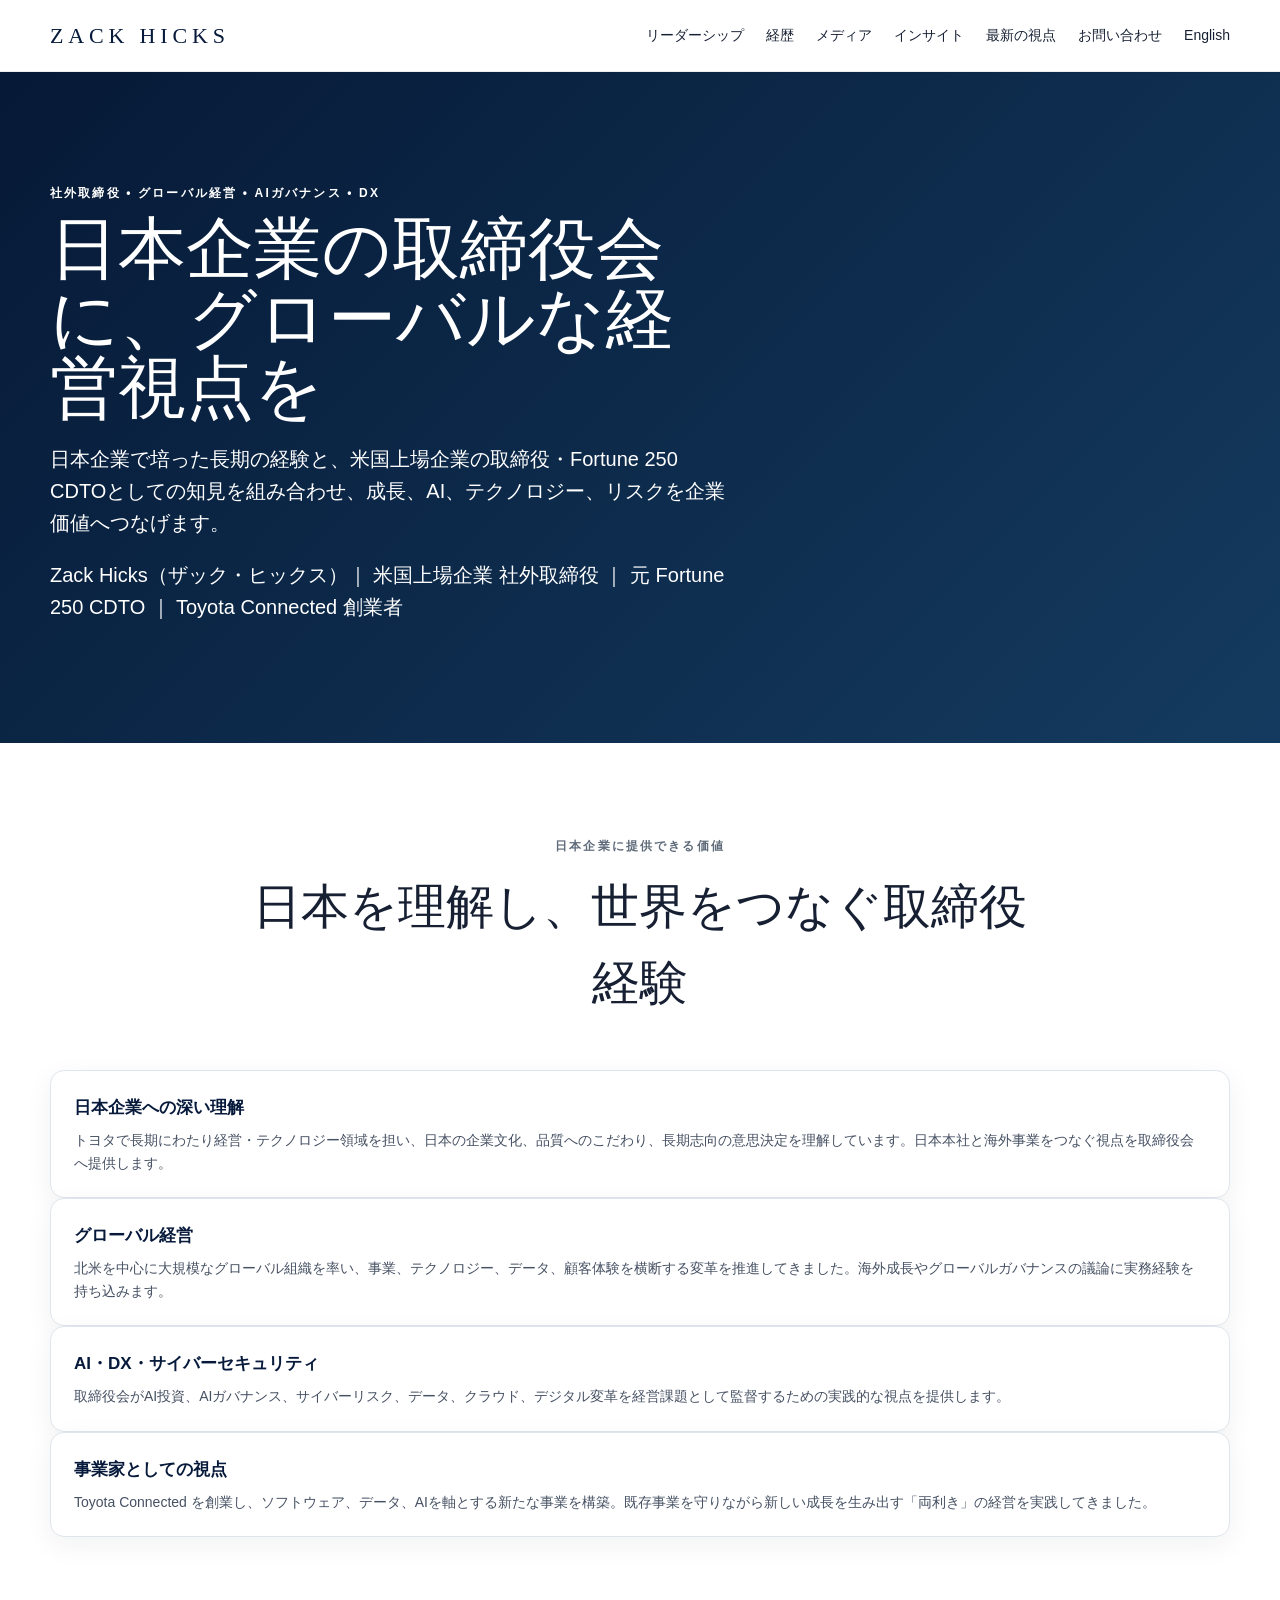
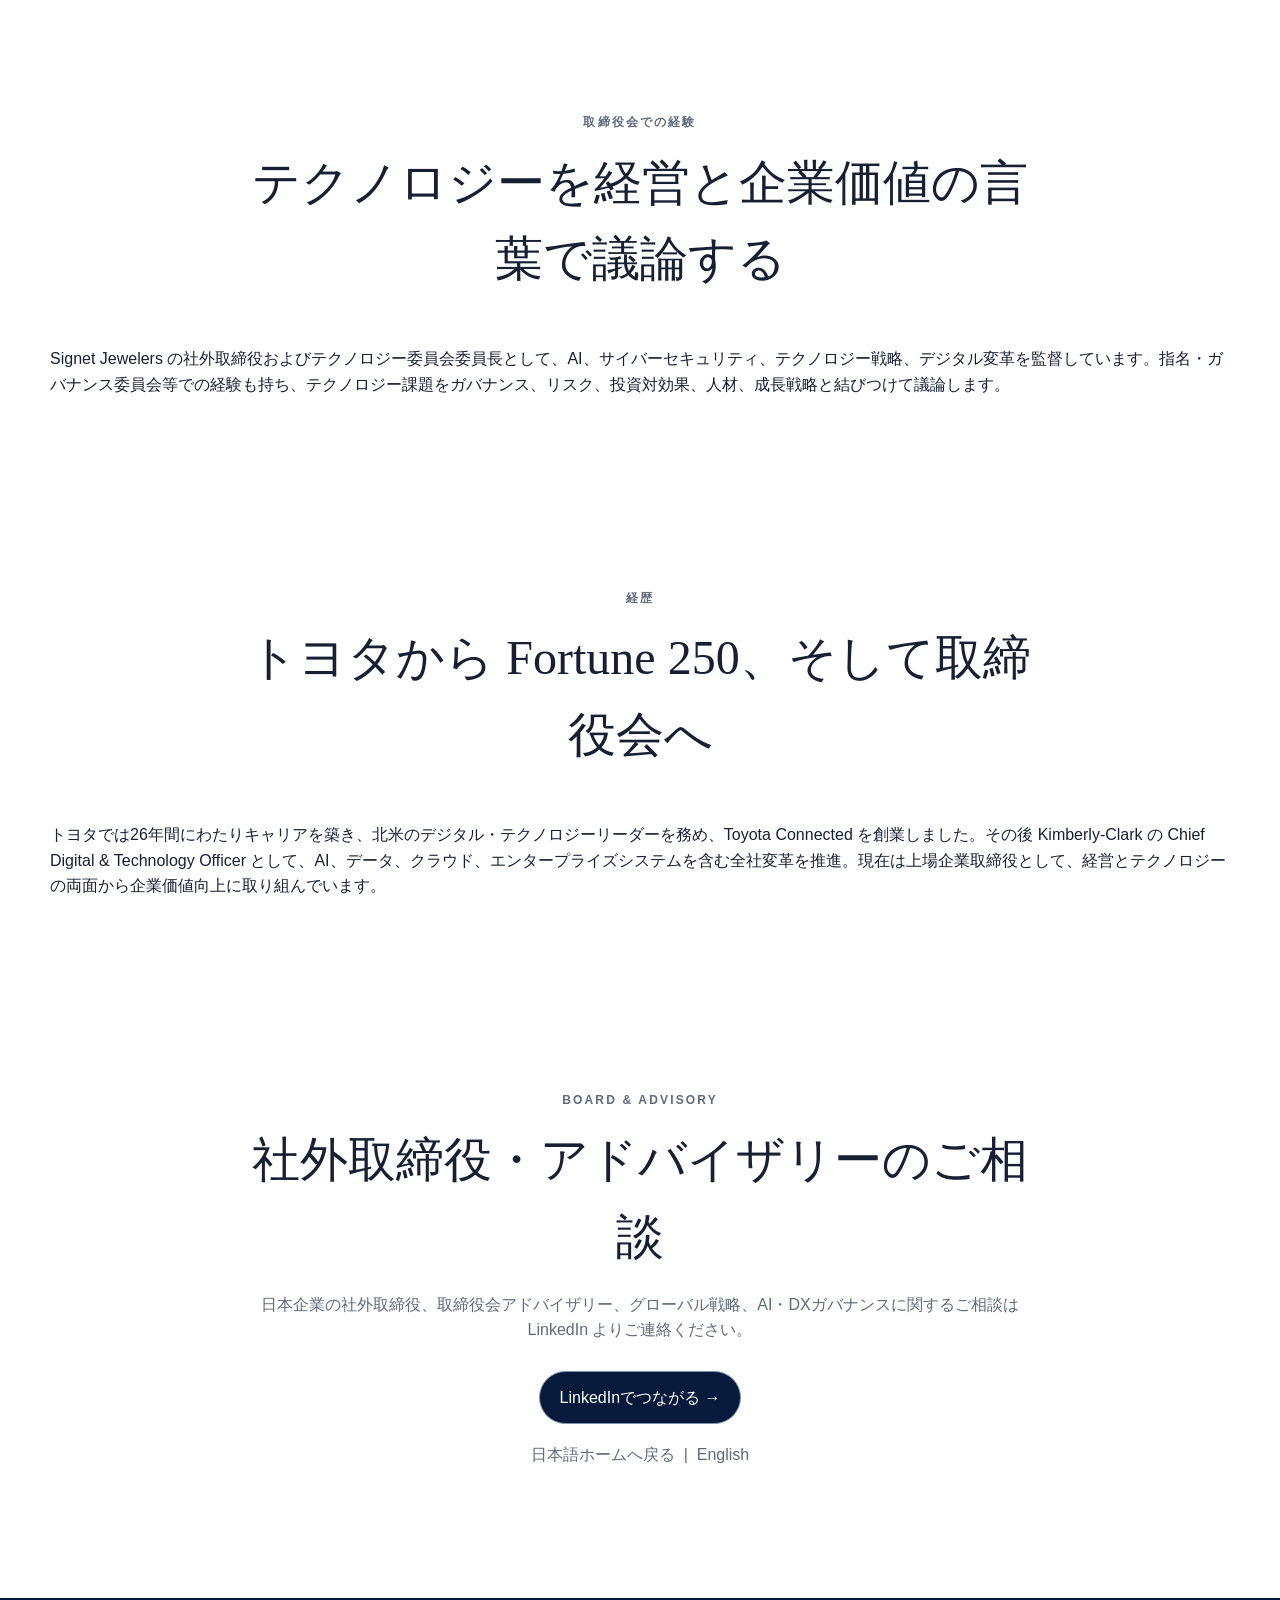
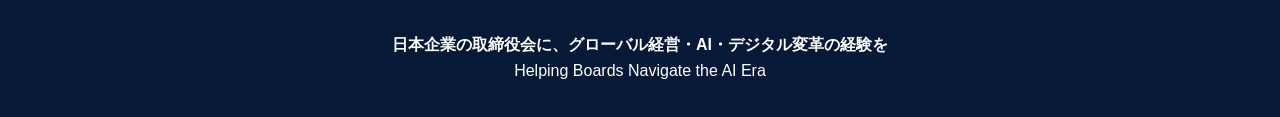
<file: ja/board-director/index.html>
<!DOCTYPE html>

<html lang="ja"><head>
<title>日本企業の社外取締役候補 | ザック・ヒックス（Zack Hicks）</title>
<meta content="#071a3b" name="theme-color"/>
<meta charset="utf-8"/>
<meta content="width=device-width,initial-scale=1" name="viewport"/>
<meta content="Enterprise AI leadership, board governance, technology transformation and cybersecurity oversight" name="subject"/>
<link href="[data-uri]" rel="icon" type="image/svg+xml"/>
<style>
:root{
  --navy:#071a3b;--navy2:#123c67;--ink:#172033;--muted:#5f6b7a;
  --line:#dfe5ec;--soft:#f5f7fa;--white:#fff;--max:1180px;
}
*{box-sizing:border-box}
html{scroll-behavior:smooth}
body{margin:0;font-family:Arial,Helvetica,sans-serif;color:var(--ink);line-height:1.6;background:#fff}
a{color:inherit;text-decoration:none}
img{max-width:100%;display:block}
.wrap{width:min(var(--max),calc(100% - 40px));margin:auto}
.site-header{background:#fff;position:sticky;top:0;z-index:20;border-bottom:1px solid rgba(7,26,59,.08)}
.nav{display:flex;align-items:center;justify-content:space-between;padding:18px 0}
.brand{font-family:Georgia,serif;letter-spacing:.22em;color:var(--navy);font-size:22px}
.nav-links{display:flex;gap:22px;font-size:14px}
.nav-links a:hover{text-decoration:underline;text-underline-offset:5px}
.hero{background:linear-gradient(135deg,#061936,#143b5f);color:#fff}
.hero-grid{display:grid;grid-template-columns:1.18fr .82fr;gap:56px;align-items:center;padding:78px 0 96px}
.kicker{text-transform:uppercase;letter-spacing:.18em;font-size:12px;font-weight:700}
h1,h2,h3{font-family:Georgia,serif;font-weight:400}
h1{font-size:68px;line-height:1.02;margin:0 0 14px}
.subhead{font-family:Georgia,serif;font-size:30px;color:#e6edf5;margin-bottom:18px}
.hero-copy>p:not(.kicker):not(.credentials){font-size:20px;max-width:680px}
.credentials{font-size:12px;letter-spacing:.12em;text-transform:uppercase}
.hero-photo{width:100%;max-width:390px;height:480px;object-fit:cover;object-position:center 18%;border-radius:18px;box-shadow:0 26px 65px rgba(0,0,0,.34)}
.btn{display:inline-block;background:var(--navy);color:#fff;padding:13px 20px;border-radius:999px;margin-top:12px;border:1px solid #7895b0}
.btn.linkedin{background:#0a66c2;border-color:#0a66c2}
.proof{margin-top:-42px;position:relative;z-index:3;background:#fff;border:1px solid var(--line);border-radius:14px;box-shadow:0 18px 45px rgba(7,26,59,.12);display:grid;grid-template-columns:repeat(4,1fr);padding:18px}
.proof div{padding:8px 20px;border-right:1px solid var(--line)}
.proof div:last-child{border-right:0}
.proof strong{display:block;color:var(--navy);font-size:19px}
.proof span{font-size:13px;color:#465163}
section{padding:82px 0}
.soft{background:var(--soft)}
.section-head{text-align:center;max-width:820px;margin:0 auto 38px}
.section-head h2{font-size:48px;margin:4px 0 8px}
.section-head p{color:var(--muted)}
.grid4,.grid3{display:grid;gap:20px}
.grid4{grid-template-columns:repeat(4,1fr)}
.grid3{grid-template-columns:repeat(3,1fr)}
.card{background:#fff;border:1px solid var(--line);border-radius:14px;overflow:hidden;box-shadow:0 8px 24px rgba(20,34,55,.06)}
.logo-box{height:110px;display:flex;align-items:center;justify-content:center;padding:22px;border-bottom:1px solid #edf1f5}
.logo-box img{max-width:84%;max-height:68px;object-fit:contain}
.card-body{padding:23px}
.card-body h3{font-family:Arial,Helvetica,sans-serif;font-size:17px;font-weight:700;color:var(--navy);margin:0 0 8px}
.card-body p{font-size:14px;color:#465163;margin:0}
.bio{display:grid;grid-template-columns:.9fr 1.1fr;gap:55px}
.bio h2{font-size:45px;margin-top:0}
.feature{display:grid;grid-template-columns:1fr 1fr;border:1px solid var(--line);border-radius:16px;overflow:hidden;box-shadow:0 16px 42px rgba(7,26,59,.1)}
.feature img{width:100%;height:100%;min-height:350px;object-fit:cover}
.feature-copy{padding:38px}
.feature-copy h2{font-size:41px;margin:8px 0 12px}
.media-card{padding:25px;min-height:230px;display:flex;flex-direction:column}
.source{font-size:12px;text-transform:uppercase;letter-spacing:.16em;font-weight:700;color:var(--navy2)}
.media-card h3{font-size:25px;margin:10px 0}
.media-card p{color:var(--muted);font-size:14px;flex:1}
.article-preview,.article-page{max-width:900px;margin:auto;background:#fff;border:1px solid var(--line);border-radius:16px;padding:44px;box-shadow:0 16px 42px rgba(7,26,59,.08)}
.article-preview h2,.article-page h1{font-size:44px;line-height:1.1;margin:8px 0 10px}
.article-page h1{color:var(--navy)}
.date{font-size:13px;color:var(--muted)}
.article-preview p,.article-page p{font-size:17px;color:#303b4b}
.board-question{margin-top:28px;padding:22px;border-left:4px solid var(--navy);background:#f5f7fa}
.recognition-card{padding:25px;background:var(--navy);color:#fff;border-radius:14px}
.recognition-card h3{font-family:Arial,Helvetica,sans-serif;font-weight:700;font-size:18px}
.recognition-card p{font-size:14px;color:#d9e2eb}
.connect{max-width:640px;margin:auto;text-align:center}
footer{background:#061936;color:#fff;padding:34px 0;text-align:center}
.article-shell{padding:70px 0;background:var(--soft)}
.backlink{display:inline-block;margin-bottom:20px;color:var(--navy2);font-weight:700}
@media(max-width:900px){
  .nav-links{display:none}.hero-grid,.bio,.feature{grid-template-columns:1fr}
  .proof,.grid4{grid-template-columns:1fr 1fr}.grid3{grid-template-columns:1fr 1fr}
  .hero-photo{max-width:340px;height:410px}
}
@media(max-width:600px){
  .wrap{width:min(var(--max),calc(100% - 28px))}
  h1{font-size:45px}.subhead{font-size:25px}
  .proof,.grid4,.grid3{grid-template-columns:1fr}
  .proof div{border-right:0;border-bottom:1px solid var(--line)}
  .proof div:last-child{border-bottom:0}
  .section-head h2,.bio h2,.feature-copy h2,.article-preview h2,.article-page h1{font-size:36px}
  .article-preview,.article-page{padding:26px}
}

.site-header{backdrop-filter:saturate(140%) blur(8px);background:rgba(255,255,255,.96)}
.hero-grid{min-height:650px}.hero-copy{padding:18px 0}.hero-photo{border:1px solid rgba(255,255,255,.18)}
.section-head{margin-bottom:46px}.card,.feature,.article-preview,.article-page{transition:transform .18s ease,box-shadow .18s ease}
.card:hover{transform:translateY(-3px);box-shadow:0 14px 34px rgba(20,34,55,.10)}
.logo-box img{max-width:88%;max-height:72px}.article-preview{border-top:5px solid var(--navy)}
.perspective-archive{max-width:900px;margin:0 auto}.archive-item{display:grid;grid-template-columns:140px 1fr;gap:24px;padding:26px 0;border-top:1px solid var(--line)}
.archive-item:first-child{border-top:0}.archive-date{font-size:13px;text-transform:uppercase;letter-spacing:.12em;color:var(--muted);font-weight:700}
.archive-item h3{font-family:Georgia,serif;font-size:28px;margin:0 0 8px;color:var(--navy)}.archive-item p{margin:0;color:var(--muted)}
@media(max-width:600px){.hero-grid{min-height:auto}.archive-item{grid-template-columns:1fr;gap:6px}}


/* Executive-site V2 refinements */
:root{--shadow:0 14px 38px rgba(7,26,59,.09)}
.site-header{background:rgba(255,255,255,.97);backdrop-filter:blur(10px);box-shadow:0 1px 0 rgba(7,26,59,.08)}
.hero-grid{min-height:650px;padding-top:86px;padding-bottom:100px}
.hero-copy{max-width:690px}
.hero-photo{max-width:400px;height:500px;border:1px solid rgba(255,255,255,.22)}
.section-head{margin-bottom:48px}
.card{box-shadow:0 8px 28px rgba(20,34,55,.06);transition:transform .18s ease,box-shadow .18s ease}
.card:hover{transform:translateY(-3px);box-shadow:var(--shadow)}
.logo-box{height:118px}
.logo-box img{max-width:82%;max-height:64px}
.grid4 .card:nth-child(3) .logo-box img{max-width:88%;max-height:58px}



.feature,.article-preview,.article-page{box-shadow:var(--shadow)}
.article-preview{border-top:5px solid var(--navy)}
.perspective-archive{max-width:900px;margin:0 auto}
.archive-item{display:grid;grid-template-columns:135px 1fr;gap:28px;padding:28px 0;border-top:1px solid var(--line)}
.archive-item:first-child{border-top:0}
.archive-date{font-size:13px;letter-spacing:.12em;text-transform:uppercase;font-weight:700;color:var(--muted)}
.archive-item h3{font-size:29px;color:var(--navy);margin:0 0 8px}
.archive-item p{margin:0;color:var(--muted)}
@media(max-width:900px){.hero-grid{min-height:auto}}
@media(max-width:600px){.archive-item{grid-template-columns:1fr;gap:6px}.hero-photo{height:420px}}


/* Official Signet Jewelers logo: balanced and responsive */
.signet-logo-box{
  display:flex;
  align-items:center;
  justify-content:center;
  padding:24px 28px;
  overflow:hidden;
}
.signet-official-logo{
  display:block;
  width:min(88%, 245px) !important;
  height:auto !important;
  max-height:68px !important;
  object-fit:contain !important;
  margin:0 auto !important;
}
@media(max-width:1100px){
  .signet-official-logo{
    width:min(82%, 205px) !important;
    max-height:60px !important;
  }
}
@media(max-width:900px){
  .signet-official-logo{
    width:min(76%, 185px) !important;
    max-height:56px !important;
  }
}
@media(max-width:600px){
  .signet-logo-box{padding:20px 22px}
  .signet-official-logo{
    width:min(72%, 170px) !important;
    max-height:52px !important;
  }
}

</style>
<!-- ZH-AI-SEO-START -->
<meta content="日本企業の社外取締役候補として、ザック・ヒックスが提供するグローバル経営、トヨタでの長期経験、AIガバナンス、DX、サイバーセキュリティ、米国上場企業取締役としての知見。" name="description"/>
<meta content="index,follow,max-image-preview:large,max-snippet:-1,max-video-preview:-1" name="robots"/>
<meta content="Zack Hicks" name="author"/>
<link href="https://zackhicks.com/ja/board-director/" rel="canonical"/>
<meta content="profile" property="og:type"/>
<meta content="Zack Hicks" property="og:site_name"/>
<meta content="日本企業の社外取締役候補 | ザック・ヒックス" property="og:title"/>
<meta content="ザック・ヒックス（Zack Hicks）は、米国上場企業の社外取締役、元Fortune 250 CDTO、Toyota Connected創業者。日本企業の取締役会に、グローバル経営、AIガバナンス、サイバーセキュリティ、DXの経験を提供します。" property="og:description"/>
<meta content="https://zackhicks.com/ja/board-director/" property="og:url"/>
<meta content="ja_JP" property="og:locale"/>
<meta content="summary_large_image" name="twitter:card"/>
<meta content="ザック・ヒックス | 社外取締役・AIガバナンス" name="twitter:title"/>
<meta content="日本企業の取締役会に、グローバル経営、AI、テクノロジー、DXの経験を。" name="twitter:description"/>
<!-- ZH-AI-SEO-END -->
<!-- ZH-STRUCTURED-DATA-START -->
<!-- ZH-STRUCTURED-DATA-END -->
<meta content="https://zackhicks.com/images/zack-hicks-board-director.jpg" property="og:image"/><meta content="https://zackhicks.com/images/zack-hicks-board-director.jpg" property="og:image:secure_url"/><meta content="image/jpeg" property="og:image:type"/><meta content="1200" property="og:image:width"/><meta content="630" property="og:image:height"/><meta content="Zack Hicks, public company director and enterprise AI leader" property="og:image:alt"/><meta content="https://zackhicks.com/images/zack-hicks-board-director.jpg" name="twitter:image"/><meta content="Zack Hicks, public company director and enterprise AI leader" name="twitter:image:alt"/><link href="https://zackhicks.com/" hreflang="en" rel="alternate"/><link href="https://zackhicks.com/ja/" hreflang="ja" rel="alternate"/><link href="https://zackhicks.com/" hreflang="x-default" rel="alternate"/><script type="application/ld+json">{"@context": "https://schema.org", "@type": "ProfilePage", "url": "https://zackhicks.com/ja/board-director/", "name": "日本企業の社外取締役候補 | ザック・ヒックス", "inLanguage": "ja-JP", "mainEntity": {"@type": "Person", "name": "Zack Hicks", "alternateName": "ザック・ヒックス", "url": "https://zackhicks.com/ja/", "sameAs": ["https://www.linkedin.com/in/zack-hicks-65abaa20"], "jobTitle": "社外取締役・グローバルテクノロジー経営者", "knowsAbout": ["社外取締役", "日本企業", "グローバル経営", "AIガバナンス", "DX", "サイバーセキュリティ", "テクノロジー戦略"], "affiliation": [{"@type": "Organization", "name": "Signet Jewelers"}, {"@type": "Organization", "name": "Toyota Connected"}, {"@type": "Organization", "name": "Toyota Motor North America"}, {"@type": "Organization", "name": "Kimberly-Clark"}]}}</script></head><body>
<header class="site-header"><div class="wrap nav"><a class="brand" href="#top">ZACK HICKS</a><nav class="nav-links"><a href="#leadership">リーダーシップ</a><a href="#biography">経歴</a><a href="#perspectives">メディア</a><a href="#perspective-archive">インサイト</a><a href="#thinking">最新の視点</a><a href="#connect">お問い合わせ</a><a class="lang-switch" href="https://zackhicks.com/">English</a></nav></div></header>
<main>
<section class="hero" id="top"><div class="wrap"><div class="hero-copy">
<p class="kicker">社外取締役 • グローバル経営 • AIガバナンス • DX</p>
<h1>日本企業の取締役会に、グローバルな経営視点を</h1>
<p class="lede">日本企業で培った長期の経験と、米国上場企業の取締役・Fortune 250 CDTOとしての知見を組み合わせ、成長、AI、テクノロジー、リスクを企業価値へつなげます。</p>
<p class="credential-line">Zack Hicks（ザック・ヒックス）｜ 米国上場企業 社外取締役 ｜ 元 Fortune 250 CDTO ｜ Toyota Connected 創業者</p>
</div></div></section>
<section class="section"><div class="wrap"><div class="section-head"><p class="kicker">日本企業に提供できる価値</p><h2>日本を理解し、世界をつなぐ取締役経験</h2></div><div class="chapter-grid">
<article class="card"><div class="card-body"><h3>日本企業への深い理解</h3><p>トヨタで長期にわたり経営・テクノロジー領域を担い、日本の企業文化、品質へのこだわり、長期志向の意思決定を理解しています。日本本社と海外事業をつなぐ視点を取締役会へ提供します。</p></div></article>
<article class="card"><div class="card-body"><h3>グローバル経営</h3><p>北米を中心に大規模なグローバル組織を率い、事業、テクノロジー、データ、顧客体験を横断する変革を推進してきました。海外成長やグローバルガバナンスの議論に実務経験を持ち込みます。</p></div></article>
<article class="card"><div class="card-body"><h3>AI・DX・サイバーセキュリティ</h3><p>取締役会がAI投資、AIガバナンス、サイバーリスク、データ、クラウド、デジタル変革を経営課題として監督するための実践的な視点を提供します。</p></div></article>
<article class="card"><div class="card-body"><h3>事業家としての視点</h3><p>Toyota Connected を創業し、ソフトウェア、データ、AIを軸とする新たな事業を構築。既存事業を守りながら新しい成長を生み出す「両利き」の経営を実践してきました。</p></div></article>
</div></div></section>
<section class="section"><div class="wrap"><div class="section-head"><p class="kicker">取締役会での経験</p><h2>テクノロジーを経営と企業価値の言葉で議論する</h2></div><p>Signet Jewelers の社外取締役およびテクノロジー委員会委員長として、AI、サイバーセキュリティ、テクノロジー戦略、デジタル変革を監督しています。指名・ガバナンス委員会等での経験も持ち、テクノロジー課題をガバナンス、リスク、投資対効果、人材、成長戦略と結びつけて議論します。</p></div></section>
<section class="section"><div class="wrap"><div class="section-head"><p class="kicker">経歴</p><h2>トヨタから Fortune 250、そして取締役会へ</h2></div><p>トヨタでは26年間にわたりキャリアを築き、北米のデジタル・テクノロジーリーダーを務め、Toyota Connected を創業しました。その後 Kimberly-Clark の Chief Digital &amp; Technology Officer として、AI、データ、クラウド、エンタープライズシステムを含む全社変革を推進。現在は上場企業取締役として、経営とテクノロジーの両面から企業価値向上に取り組んでいます。</p></div></section>
<section class="section" id="connect"><div class="wrap"><div class="section-head"><p class="kicker">Board &amp; Advisory</p><h2>社外取締役・アドバイザリーのご相談</h2><p>日本企業の社外取締役、取締役会アドバイザリー、グローバル戦略、AI・DXガバナンスに関するご相談は LinkedIn よりご連絡ください。</p><p><a class="btn primary" href="https://www.linkedin.com/in/zack-hicks-65abaa20">LinkedInでつながる →</a></p><p style="margin-top:18px"><a href="/ja/">日本語ホームへ戻る</a>  |  <a href="/">English</a></p></div></div></section>
</main>
<footer><div class="wrap"><strong>日本企業の取締役会に、グローバル経営・AI・デジタル変革の経験を</strong><br/>Helping Boards Navigate the AI Era</div></footer>
</body></html>
</file>
